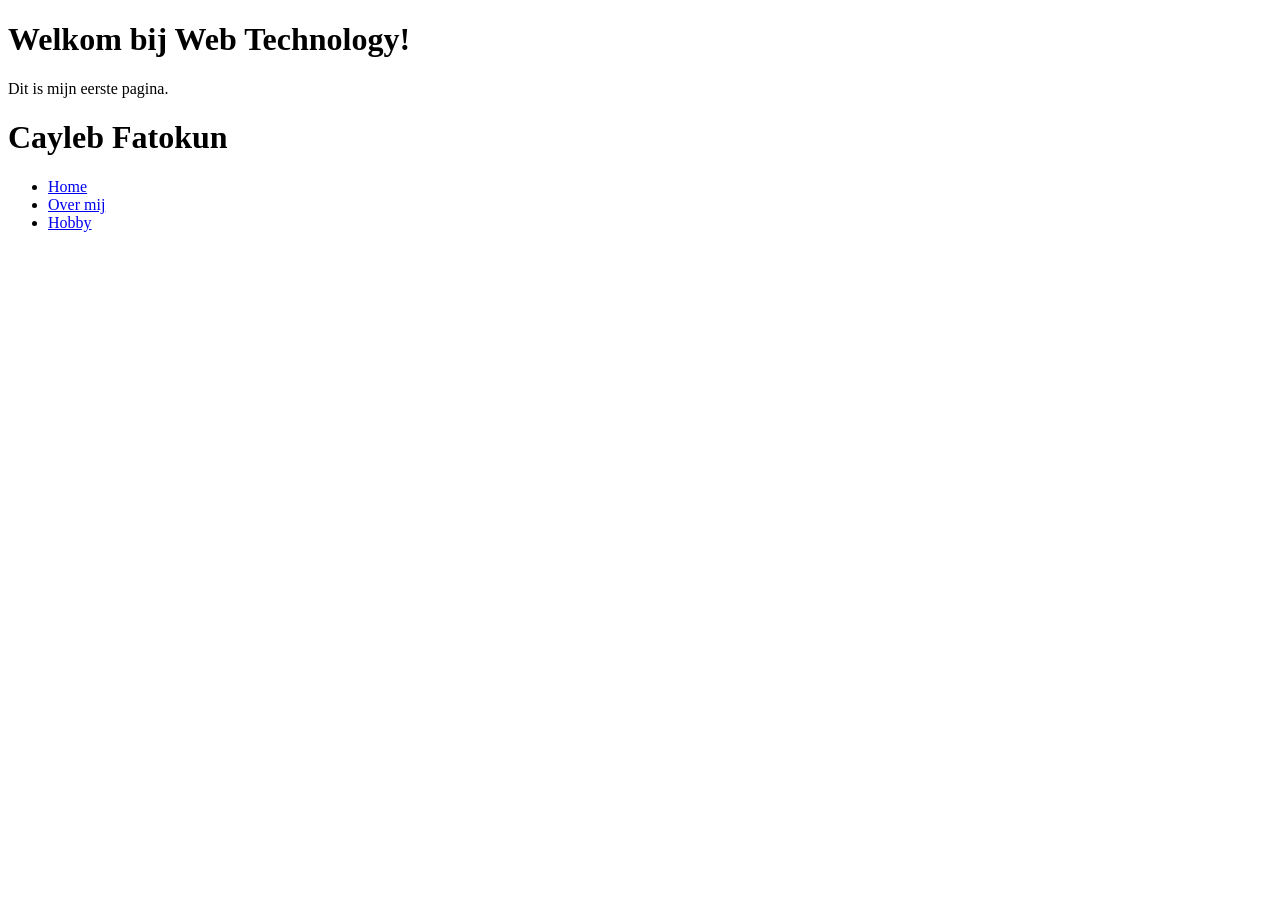
<file: labo-01/index.html>
<!doctype html>
<html lang="nl">
    <head>
        <meta charset="utf-8">
        <meta name="viewport" content="width, initial-scale=1">
        <title>Mijn eerste pagina</title>
    </head>
    <body>
<h1>Welkom bij Web Technology!</h1>
<p>Dit is mijn eerste pagina.</p>
    </body>
</html>
<header> 
    <h1>Cayleb Fatokun</h1>
    <nav>
        <ul>
            <li><a href="index.html">Home</a></li>
            <li><a href="over-mij.html">Over mij</a></li>
            <li><a href="hobby.html">Hobby</a></li>
        </ul>
    </nav>
</header>
</file>
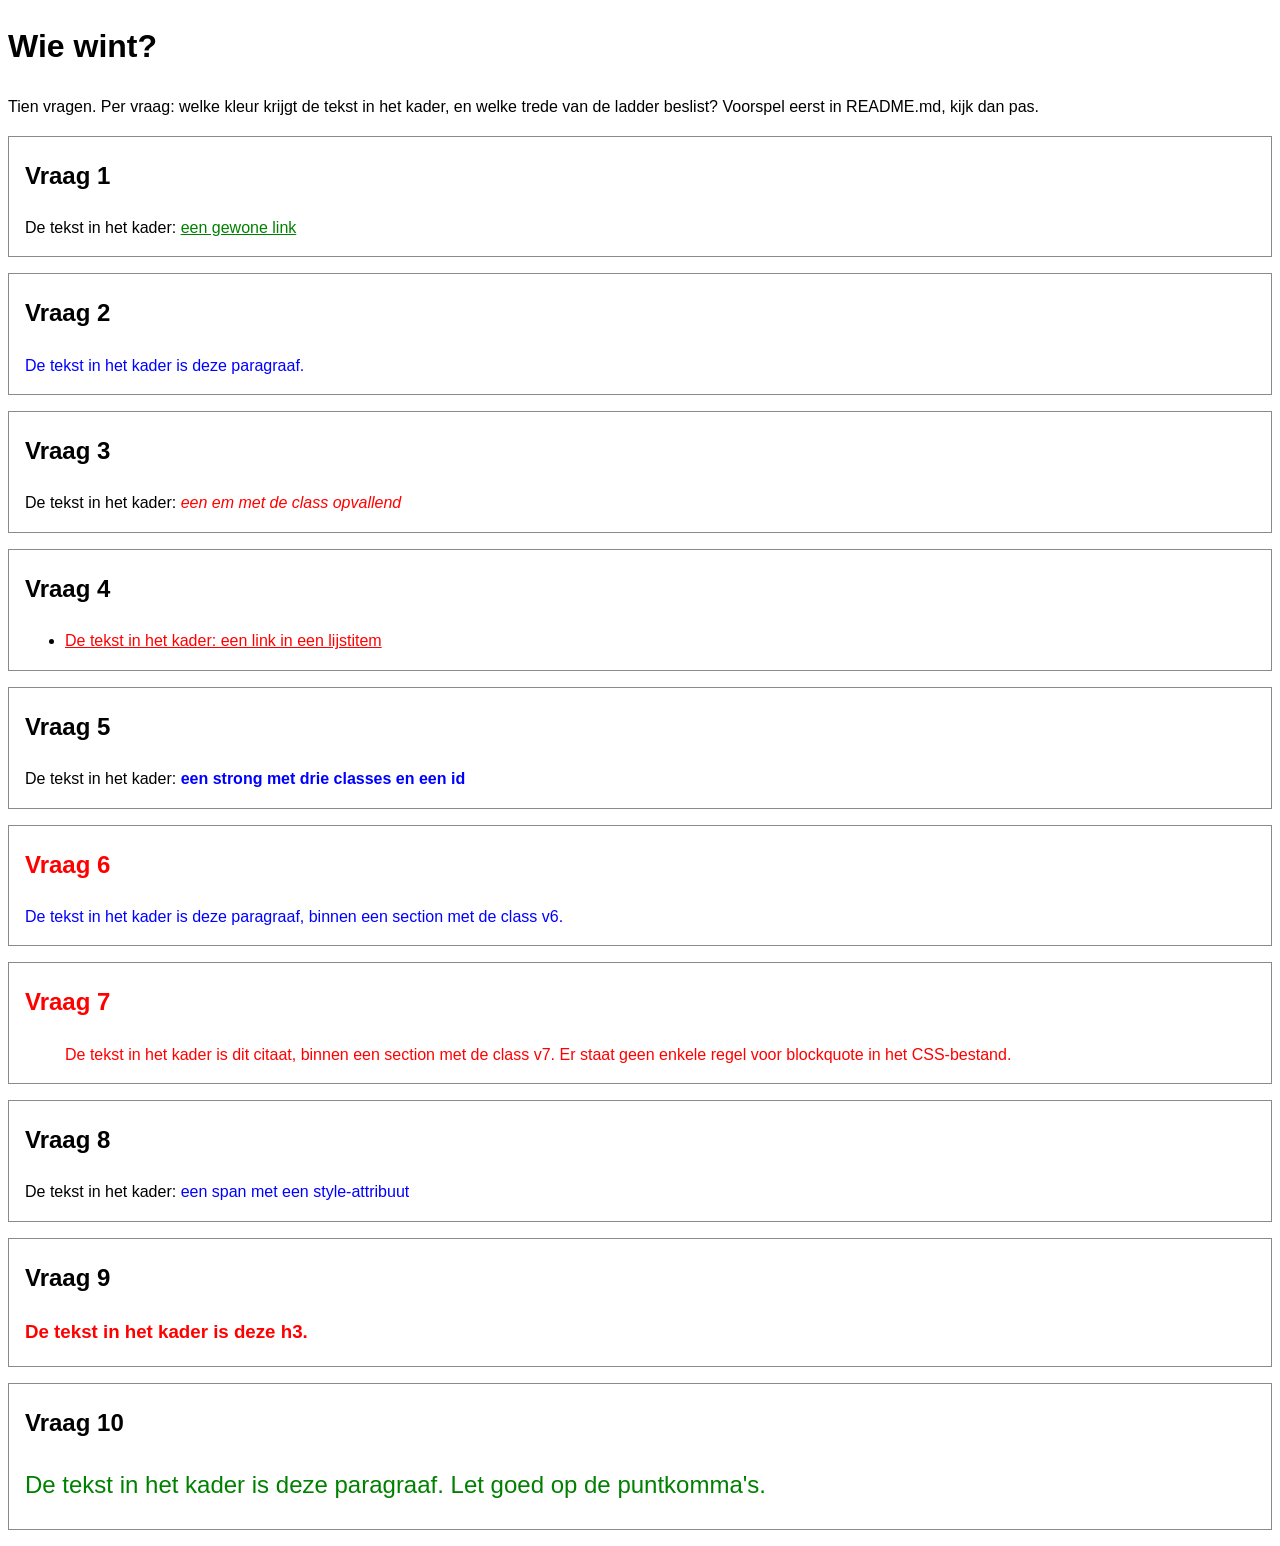
<file: labo-02/cascade/index.html>
<!-- index.html - oefening 3: voorspel, dan kijk. Wijzig dit bestand niet. -->
<!doctype html>
<html lang="nl">
  <head>
    <meta charset="utf-8">
    <meta name="viewport" content="width=device-width, initial-scale=1">
    <title>Wie wint? Tien vragen over de cascade</title>
    <link rel="stylesheet" href="css/stijl.css">
  </head>
  <body>
    <h1>Wie wint?</h1>
    <p>Tien vragen. Per vraag: welke kleur krijgt de tekst in het kader, en welke trede van de ladder beslist? Voorspel eerst in README.md, kijk dan pas.</p>

    <section class="vraag v1">
      <h2>Vraag 1</h2>
      <p>De tekst in het kader: <a href="#">een gewone link</a></p>
    </section>

    <section class="vraag v2">
      <h2>Vraag 2</h2>
      <p class="v2-tekst">De tekst in het kader is deze paragraaf.</p>
    </section>

    <section class="vraag v3">
      <h2>Vraag 3</h2>
      <p>De tekst in het kader: <em class="opvallend">een em met de class opvallend</em></p>
    </section>

    <section class="vraag v4">
      <h2>Vraag 4</h2>
      <ul>
        <li><a href="#">De tekst in het kader: een link in een lijstitem</a></li>
      </ul>
    </section>

    <section class="vraag v5">
      <h2>Vraag 5</h2>
      <p>De tekst in het kader: <strong class="een twee drie" id="v5-tekst">een strong met drie classes en een id</strong></p>
    </section>

    <section class="vraag v6">
      <h2>Vraag 6</h2>
      <p class="v6-tekst">De tekst in het kader is deze paragraaf, binnen een section met de class v6.</p>
    </section>

    <section class="vraag v7">
      <h2>Vraag 7</h2>
      <blockquote>De tekst in het kader is dit citaat, binnen een section met de class v7. Er staat geen enkele regel voor blockquote in het CSS-bestand.</blockquote>
    </section>

    <section class="vraag v8">
      <h2>Vraag 8</h2>
      <p>De tekst in het kader: <span class="v8-tekst" style="color: blue">een span met een style-attribuut</span></p>
    </section>

    <section class="vraag v9">
      <h2>Vraag 9</h2>
      <h3 class="v9-tekst">De tekst in het kader is deze h3.</h3>
    </section>

    <section class="vraag v10">
      <h2>Vraag 10</h2>
      <p class="v10-tekst">De tekst in het kader is deze paragraaf. Let goed op de puntkomma's.</p>
    </section>
  </body>
</html>
</file>
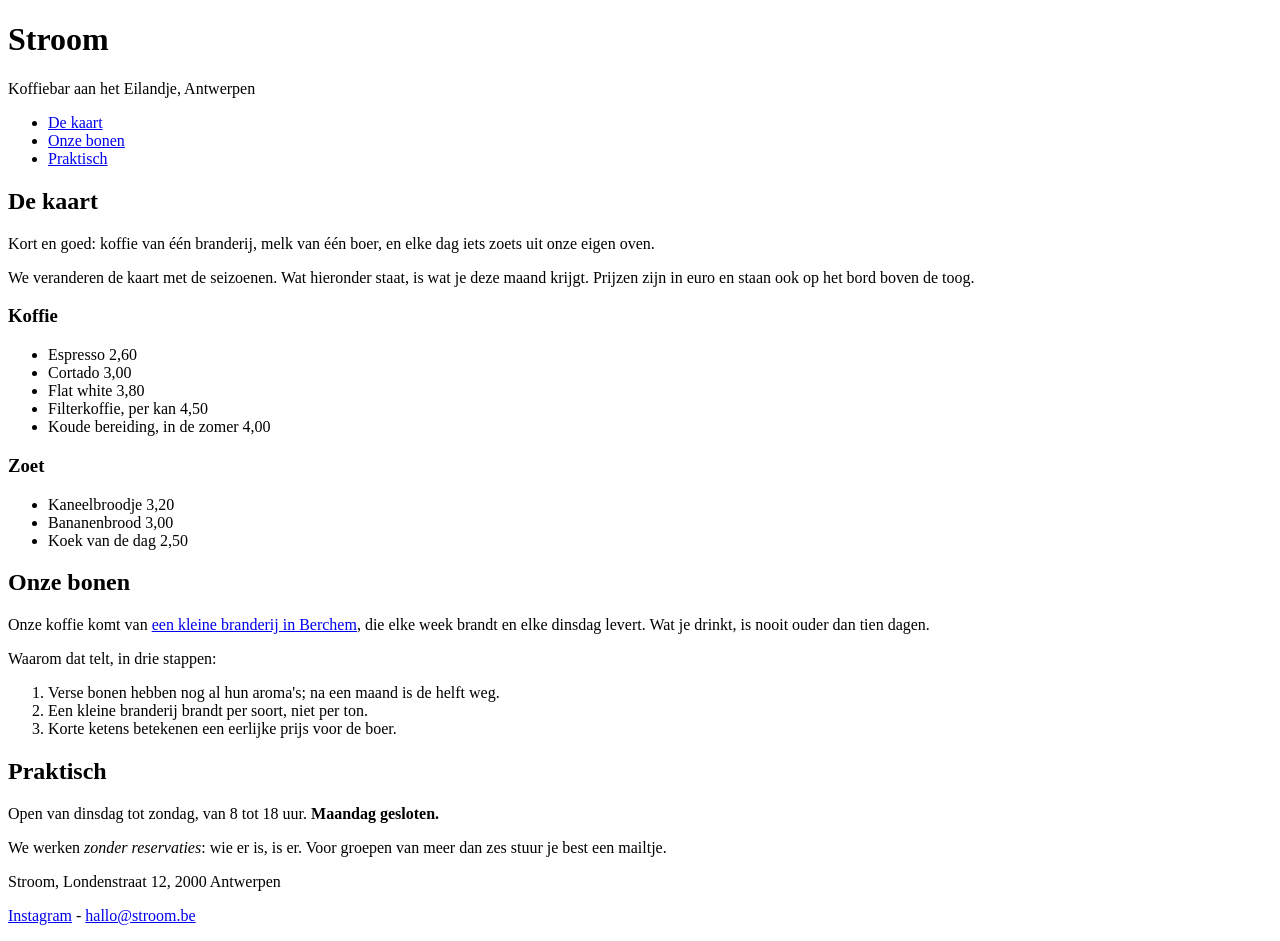
<file: labo-02/nabouw/index.html>
<!-- index.html - nabouw labo 2. Dit bestand mag je NIET wijzigen: geen class erbij, geen element verplaatst, geen style-attribuut. Jij schrijft css/stijl.css. -->
<!--
  Wat het screenshot niet kan tonen (hover en focus):
  - links in de navigatie: accentkleur, vet, geen onderstreping;
    bij hover en focus: inktkleur en onderstreept
  - links in main: accentkleur, onderstreept;
    bij hover en focus: papierkleur op een achtergrond in de accentkleur
  - links in de footer: gedempte kleur; bij hover en focus: accentkleur
-->
<!doctype html>
<html lang="nl">
  <head>
    <meta charset="utf-8">
    <meta name="viewport" content="width=device-width, initial-scale=1">
    <title>Stroom - koffiebar aan het Eilandje</title>
    <link rel="stylesheet" href="css/stijl.css">
  </head>
  <body>
    <header>
      <h1>Stroom</h1>
      <p class="slogan">Koffiebar aan het Eilandje, Antwerpen</p>
      <nav>
        <ul>
          <li><a href="#kaart">De kaart</a></li>
          <li><a href="#bonen">Onze bonen</a></li>
          <li><a href="#praktisch">Praktisch</a></li>
        </ul>
      </nav>
    </header>

    <main>
      <article>
        <h2 id="kaart">De kaart</h2>
        <p class="intro">Kort en goed: koffie van één branderij, melk van één boer, en elke dag iets zoets uit onze eigen oven.</p>
        <p>We veranderen de kaart met de seizoenen. Wat hieronder staat, is wat je deze maand krijgt. Prijzen zijn in euro en staan ook op het bord boven de toog.</p>

        <h3>Koffie</h3>
        <ul class="kaart">
          <li>Espresso <span class="prijs">2,60</span></li>
          <li>Cortado <span class="prijs">3,00</span></li>
          <li>Flat white <span class="prijs">3,80</span></li>
          <li>Filterkoffie, per kan <span class="prijs">4,50</span></li>
          <li>Koude bereiding, in de zomer <span class="prijs">4,00</span></li>
        </ul>

        <h3>Zoet</h3>
        <ul class="kaart">
          <li>Kaneelbroodje <span class="prijs">3,20</span></li>
          <li>Bananenbrood <span class="prijs">3,00</span></li>
          <li>Koek van de dag <span class="prijs">2,50</span></li>
        </ul>

        <h2 id="bonen">Onze bonen</h2>
        <p>Onze koffie komt van <a href="https://www.example.be">een kleine branderij in Berchem</a>, die elke week brandt en elke dinsdag levert. Wat je drinkt, is nooit ouder dan tien dagen.</p>
        <p>Waarom dat telt, in drie stappen:</p>
        <ol>
          <li>Verse bonen hebben nog al hun aroma's; na een maand is de helft weg.</li>
          <li>Een kleine branderij brandt per soort, niet per ton.</li>
          <li>Korte ketens betekenen een eerlijke prijs voor de boer.</li>
        </ol>

        <h2 id="praktisch">Praktisch</h2>
        <p>Open van dinsdag tot zondag, van 8 tot 18 uur. <strong>Maandag gesloten.</strong></p>
        <p>We werken <em>zonder reservaties</em>: wie er is, is er. Voor groepen van meer dan zes stuur je best een mailtje.</p>
      </article>
    </main>

    <footer>
      <p>Stroom, Londenstraat 12, 2000 Antwerpen</p>
      <p><a href="https://www.instagram.com">Instagram</a> - <a href="mailto:hallo@stroom.be">hallo@stroom.be</a></p>
    </footer>
  </body>
</html>
</file>
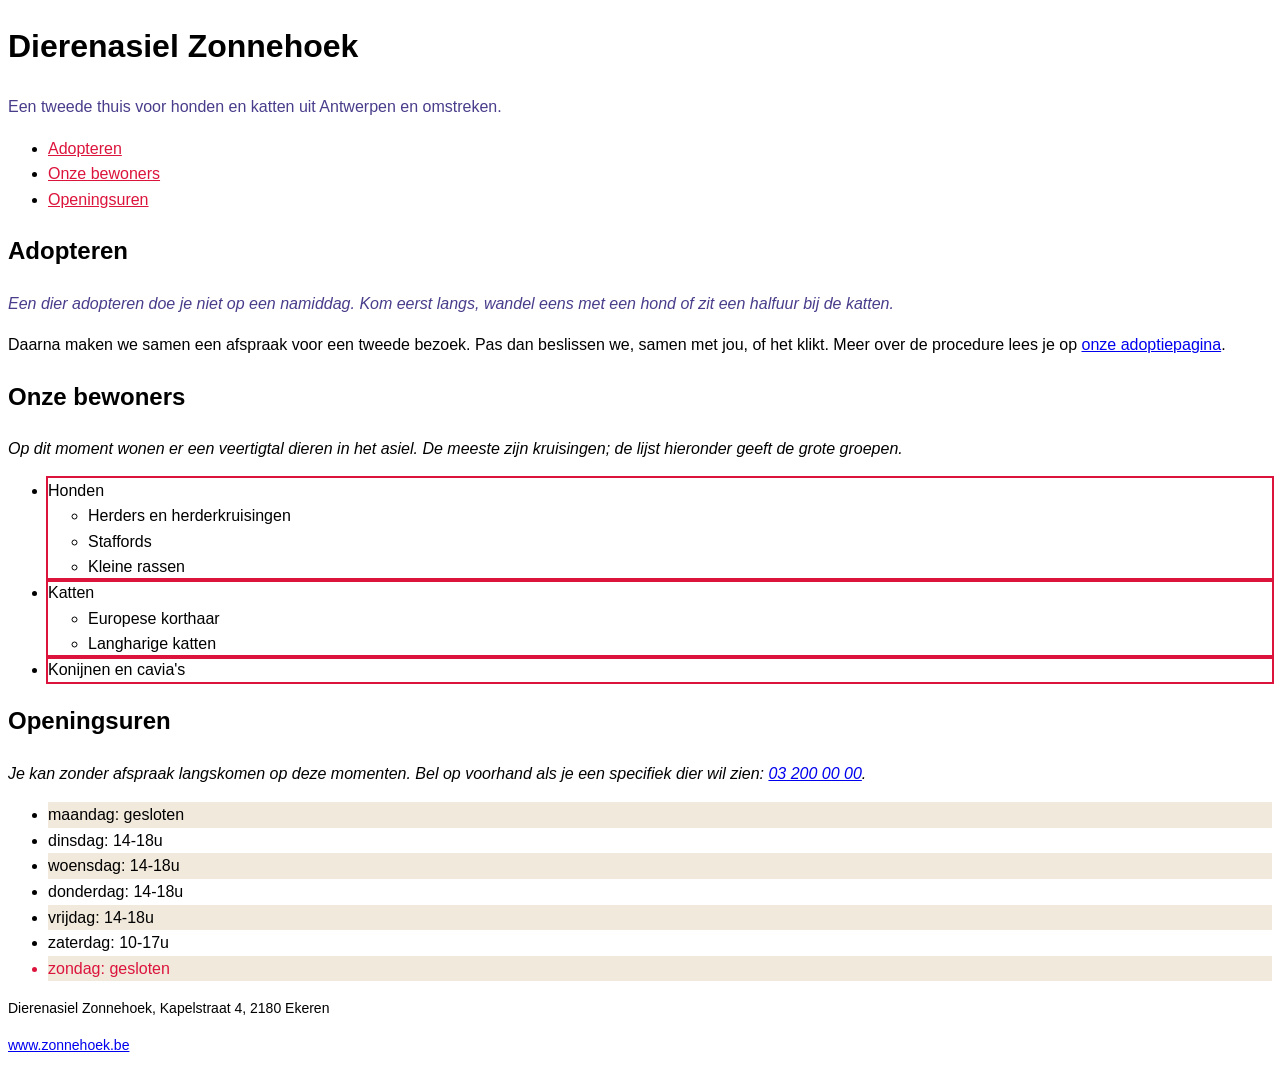
<file: labo-02/selectors/index.html>
<!-- index.html - oefening 2: selectors. Wijzig dit bestand niet; alles wat je nodig hebt, staat erin. -->
<!doctype html>
<html lang="nl">
  <head>
    <meta charset="utf-8">
    <meta name="viewport" content="width=device-width, initial-scale=1">
    <title>Dierenasiel Zonnehoek</title>
    <link rel="stylesheet" href="css/stijl.css">
  </head>
  <body>
    <header>
      <h1>Dierenasiel Zonnehoek</h1>
      <p class="slogan">Een tweede thuis voor honden en katten uit Antwerpen en omstreken.</p>
      <nav>
        <ul>
          <li><a href="#adopteren">Adopteren</a></li>
          <li><a href="#rassen">Onze bewoners</a></li>
          <li><a href="#uren">Openingsuren</a></li>
        </ul>
      </nav>
    </header>

    <main>
      <article>
        <h2 id="adopteren">Adopteren</h2>
        <p class="intro">Een dier adopteren doe je niet op een namiddag. Kom eerst langs, wandel eens met een hond of zit een halfuur bij de katten.</p>
        <p>Daarna maken we samen een afspraak voor een tweede bezoek. Pas dan beslissen we, samen met jou, of het klikt. Meer over de procedure lees je op <a href="https://www.zonnehoek.be/adoptie">onze adoptiepagina</a>.</p>

        <h2 id="rassen">Onze bewoners</h2>
        <p>Op dit moment wonen er een veertigtal dieren in het asiel. De meeste zijn kruisingen; de lijst hieronder geeft de grote groepen.</p>
        <ul class="rassen">
          <li>Honden
            <ul>
              <li>Herders en herderkruisingen</li>
              <li>Staffords</li>
              <li>Kleine rassen</li>
            </ul>
          </li>
          <li>Katten
            <ul>
              <li>Europese korthaar</li>
              <li>Langharige katten</li>
            </ul>
          </li>
          <li>Konijnen en cavia's</li>
        </ul>

        <h2 id="uren">Openingsuren</h2>
        <p>Je kan zonder afspraak langskomen op deze momenten. Bel op voorhand als je een specifiek dier wil zien: <a href="tel:+3232000000">03 200 00 00</a>.</p>
        <ul class="uren">
          <li>maandag: gesloten</li>
          <li>dinsdag: 14-18u</li>
          <li>woensdag: 14-18u</li>
          <li>donderdag: 14-18u</li>
          <li>vrijdag: 14-18u</li>
          <li>zaterdag: 10-17u</li>
          <li>zondag: gesloten</li>
        </ul>
      </article>
    </main>

    <footer>
      <p>Dierenasiel Zonnehoek, Kapelstraat 4, 2180 Ekeren</p>
      <p><a href="https://www.zonnehoek.be">www.zonnehoek.be</a></p>
    </footer>
  </body>
</html>
</file>
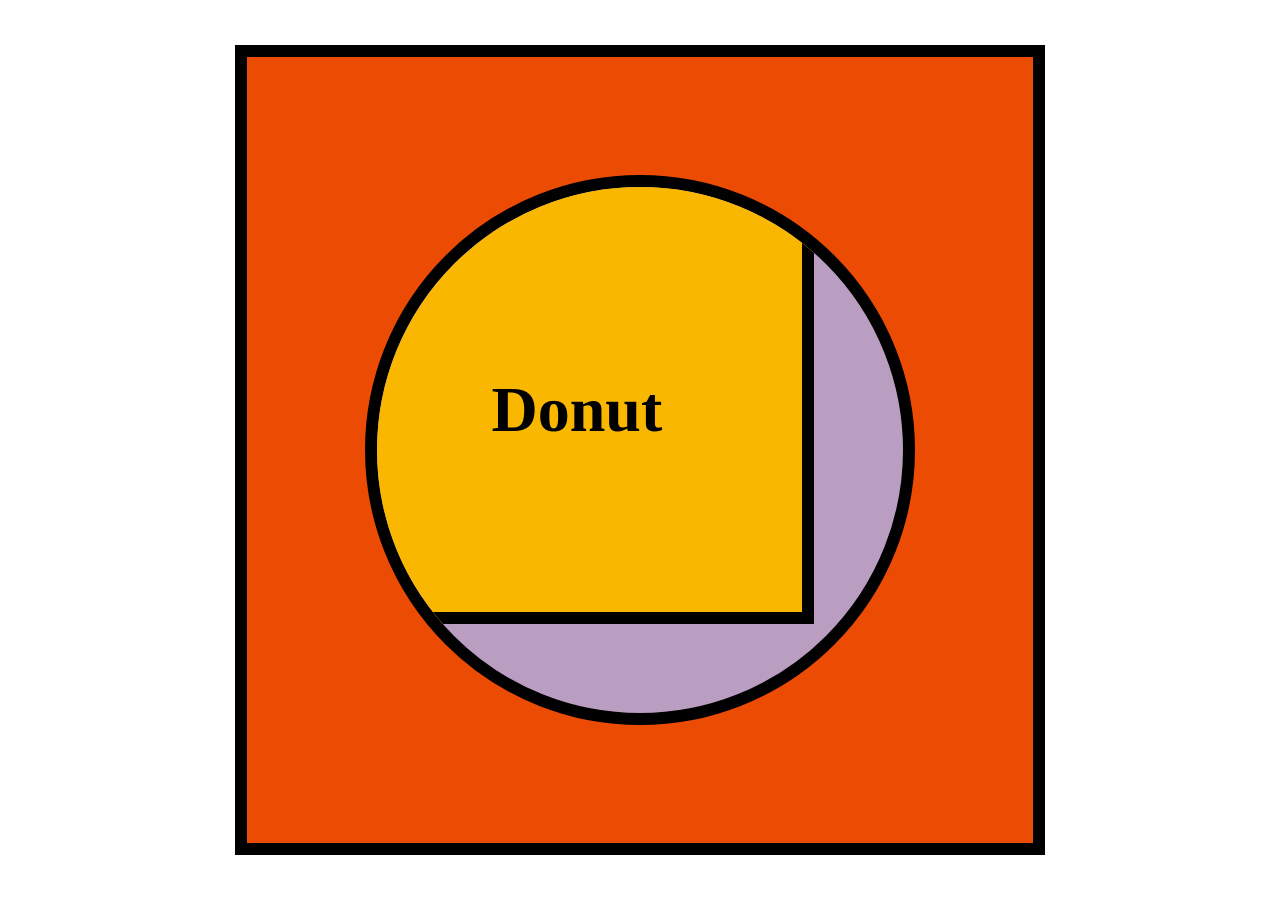
<file: labo-03/donut/index.html>
<!doctype html>
<html lang="en">
<head>
  <meta charset="utf-8">
  <meta name="viewport" content="width=device-width, initial-scale=1">
  <title>Labo 3 - Donut</title>
  <link rel="stylesheet" href="css/reset.css">
  <link rel="stylesheet" href="css/stijl.css">
</head>
<body>
  <!-- Do not change this file. Write your CSS in css/stijl.css. -->
  <main>
    <div>
      <h1>Donut</h1>
    </div>
  </main>
</body>
</html>
</file>
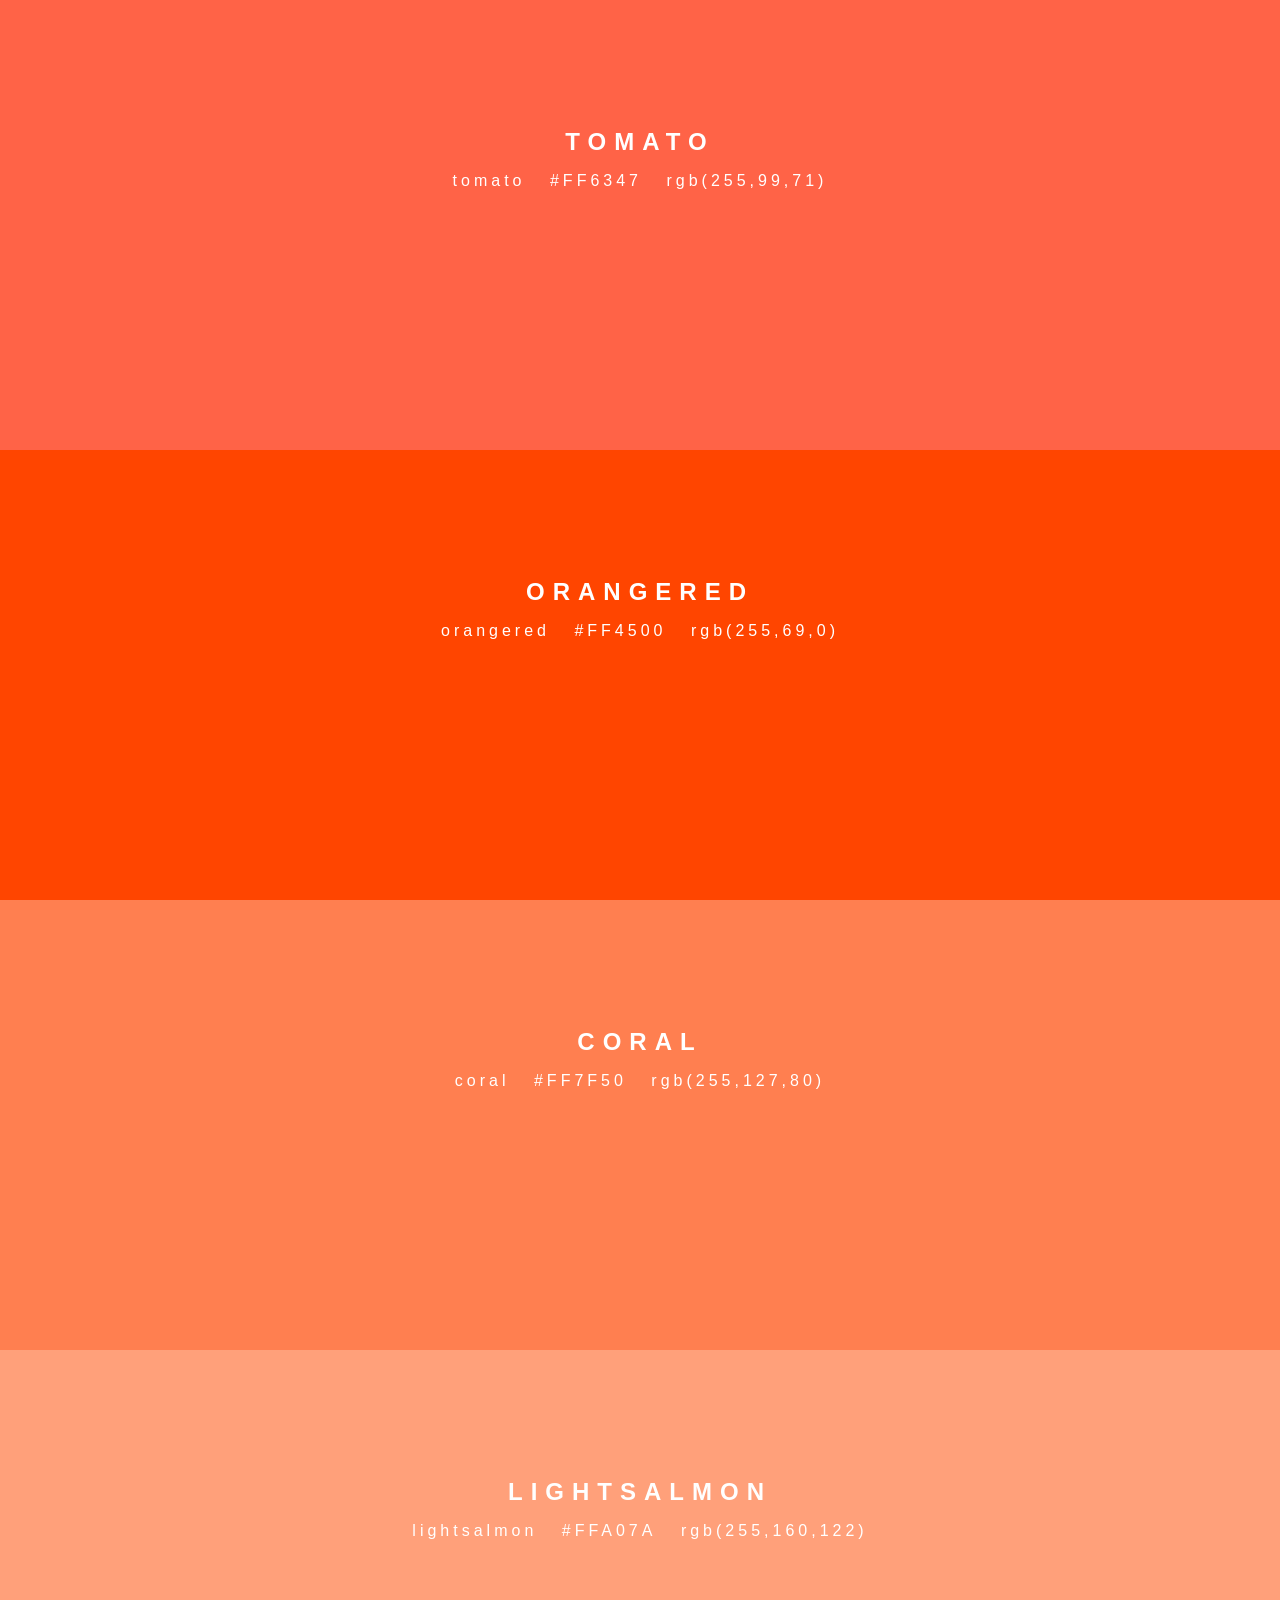
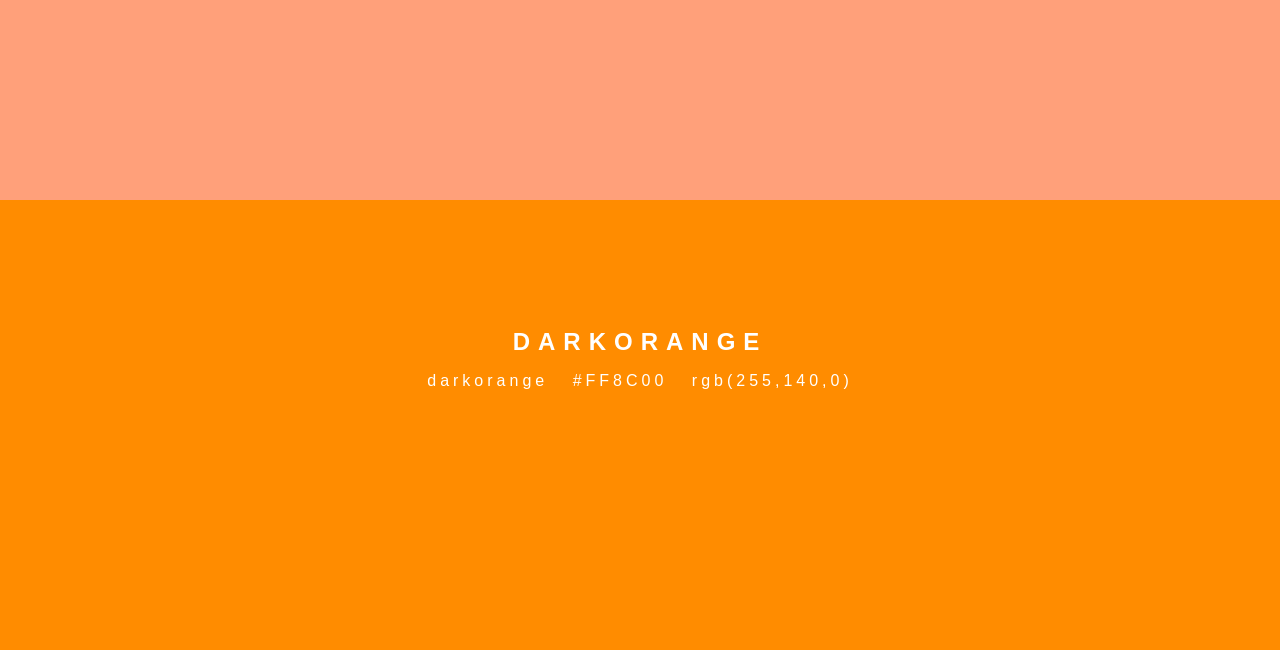
<file: labo-03/kleuren/index.html>
<!doctype html>
<html lang="en">
<head>
  <meta charset="utf-8">
  <meta name="viewport" content="width=device-width, initial-scale=1">
  <title>Labo 3 - Kleurenstalen</title>
  <link rel="stylesheet" href="css/reset.css">
  <link rel="stylesheet" href="css/stijl.css">
</head>
<body>
  <!-- Do not change this file. Write your CSS in css/stijl.css. -->
  <ul>
    <li class="tomato">
      <h2>TOMATO</h2>
      <p class="codes"><span>tomato</span> <span>#FF6347</span> <span>rgb(255,99,71)</span></p>
    </li>
    <li class="orangered">
      <h2>ORANGERED</h2>
      <p class="codes"><span>orangered</span> <span>#FF4500</span> <span>rgb(255,69,0)</span></p>
    </li>
    <li class="coral">
      <h2>CORAL</h2>
      <p class="codes"><span>coral</span> <span>#FF7F50</span> <span>rgb(255,127,80)</span></p>
    </li>
    <li class="lightsalmon">
      <h2>LIGHTSALMON</h2>
      <p class="codes"><span>lightsalmon</span> <span>#FFA07A</span> <span>rgb(255,160,122)</span></p>
    </li>
    <li class="darkorange">
      <h2>DARKORANGE</h2>
      <p class="codes"><span>darkorange</span> <span>#FF8C00</span> <span>rgb(255,140,0)</span></p>
    </li>
  </ul>
</body>
</html>
</file>
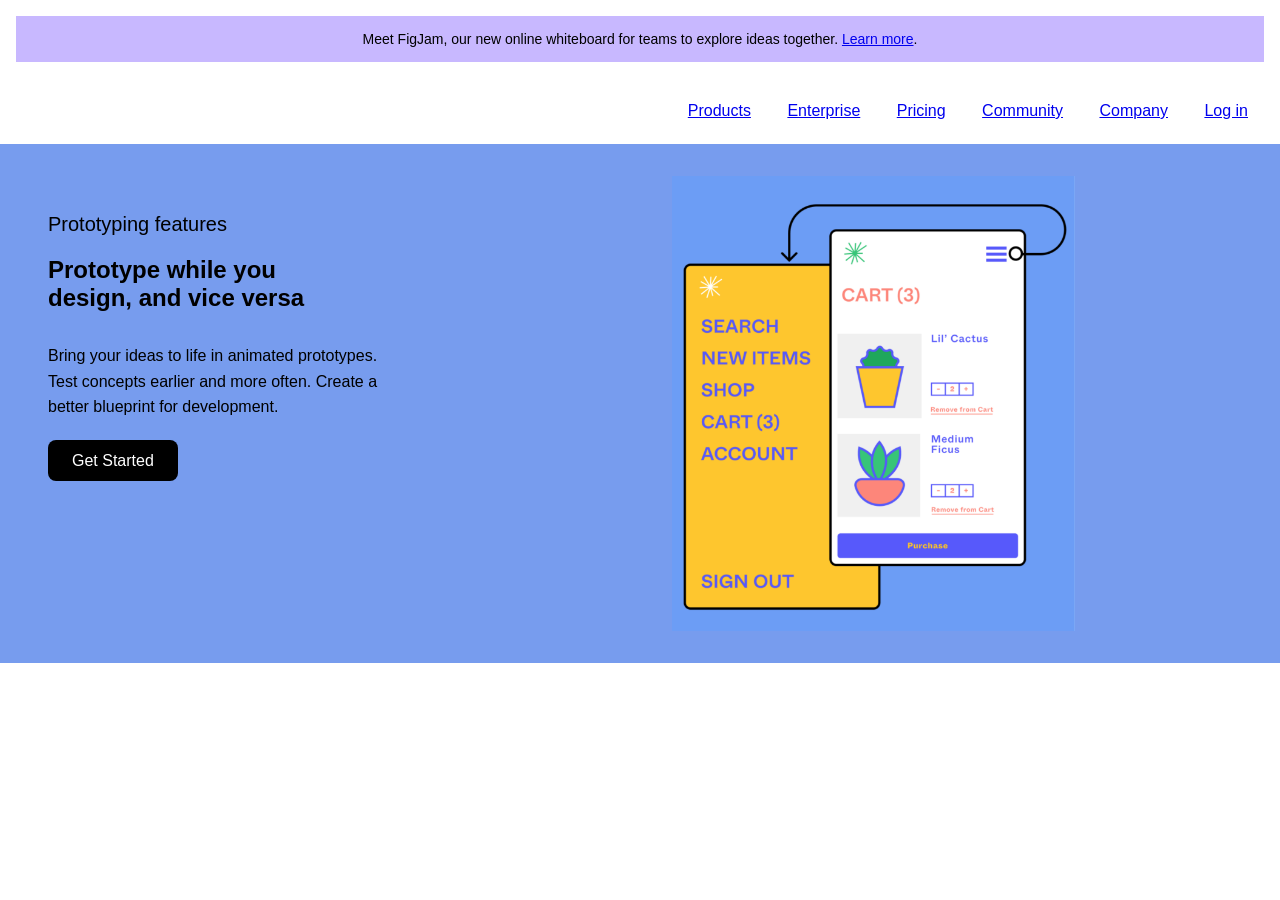
<file: labo-03/landing/index.html>
<!doctype html>
<html lang="en">
<head>
  <meta charset="utf-8">
  <meta name="viewport" content="width=device-width, initial-scale=1">
  <title>Labo 3 - Landingspagina</title>
  <link rel="stylesheet" href="css/reset.css">
  <link rel="stylesheet" href="css/stijl.css">
</head>
<body>
  <!-- Do not change this file. Write your CSS in css/stijl.css.
       Not visible in the screenshot: on :hover and :focus the links in the
       banner and in the navigation get an underline, and the button turns
       dark grey (#333333) instead of black. -->
  <div class="banner">
    <p>Meet FigJam, our new online whiteboard for teams to explore ideas together. <a href="#">Learn more</a>.</p>
  </div>
  <header>
    <nav>
      <ul>
        <li><a href="#">Products</a></li>
        <li><a href="#">Enterprise</a></li>
        <li><a href="#">Pricing</a></li>
        <li><a href="#">Community</a></li>
        <li><a href="#">Company</a></li>
        <li><a href="#">Log in</a></li>
      </ul>
    </nav>
  </header>
  <main>
    <article>
      <p class="bovenkop">Prototyping features</p>
      <h1>Prototype while you design, and vice versa</h1>
      <p>Bring your ideas to life in animated prototypes. Test concepts earlier and more often. Create a better blueprint for development.</p>
      <a href="#" class="knop">Get Started</a>
    </article><!-- no whitespace between these two tags: see syllabus 3.7 --><div class="afbeelding">
      <img src="afbeeldingen/prototype.png" alt="Prototype of a plant shop: a yellow menu panel next to a white cart screen">
    </div>
  </main>
</body>
</html>
</file>
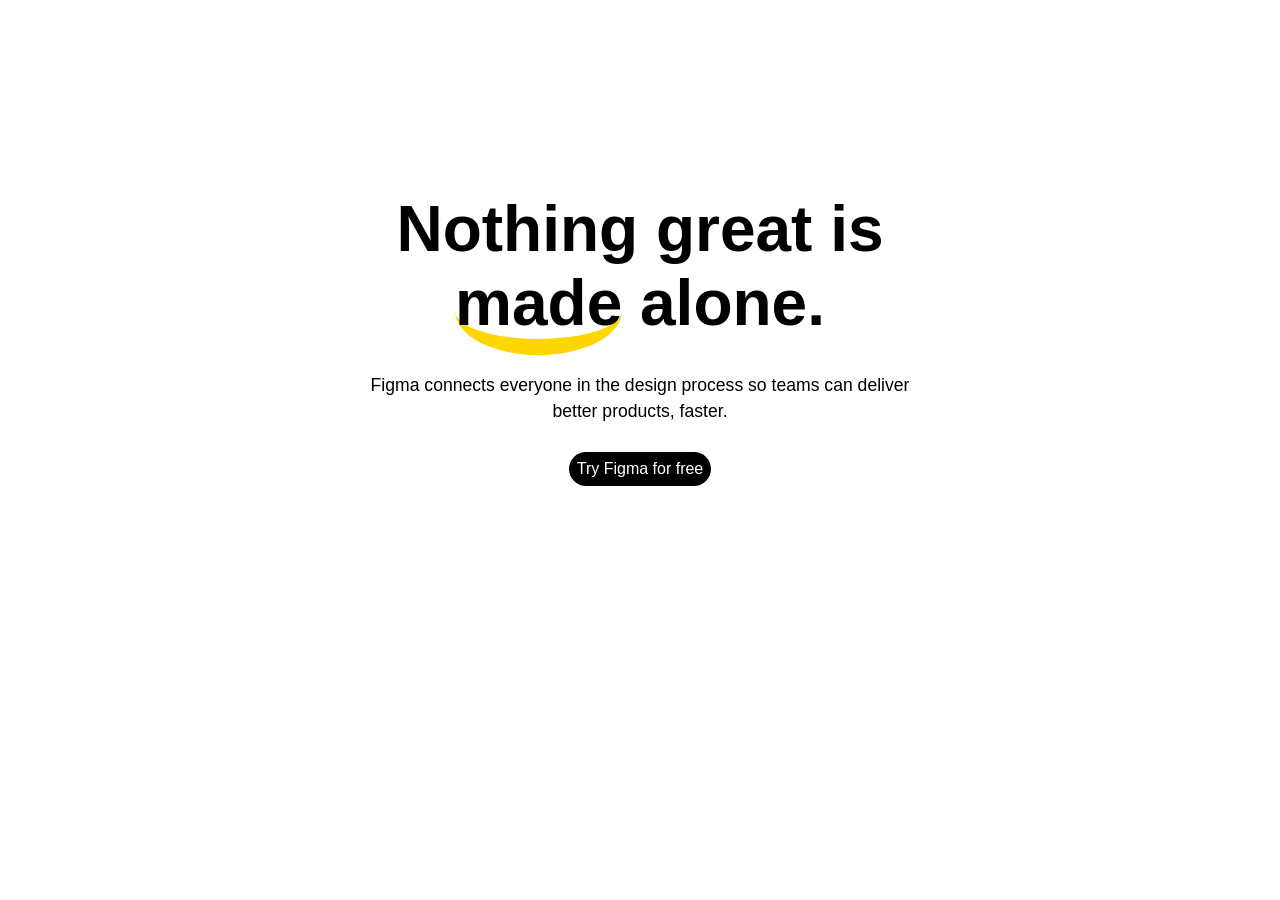
<file: labo-03/slogan/index.html>
<!doctype html>
<html lang="en">
<head>
  <meta charset="utf-8">
  <meta name="viewport" content="width=device-width, initial-scale=1">
  <title>Labo 3 - Slogan</title>
  <link rel="stylesheet" href="css/reset.css">
  <link rel="stylesheet" href="css/stijl.css">
</head>
<body>
  <!-- Do not change this file. Write your CSS in css/stijl.css.
       Not visible in the screenshot: on :hover and :focus the button turns
       dark grey (#333333) instead of black. -->
  <h2>Nothing great is <span>made</span> alone.</h2>
  <p>Figma connects everyone in the design process so teams can deliver better products, faster.</p>
  <a href="https://www.figma.com">Try Figma for free</a>
</body>
</html>
</file>
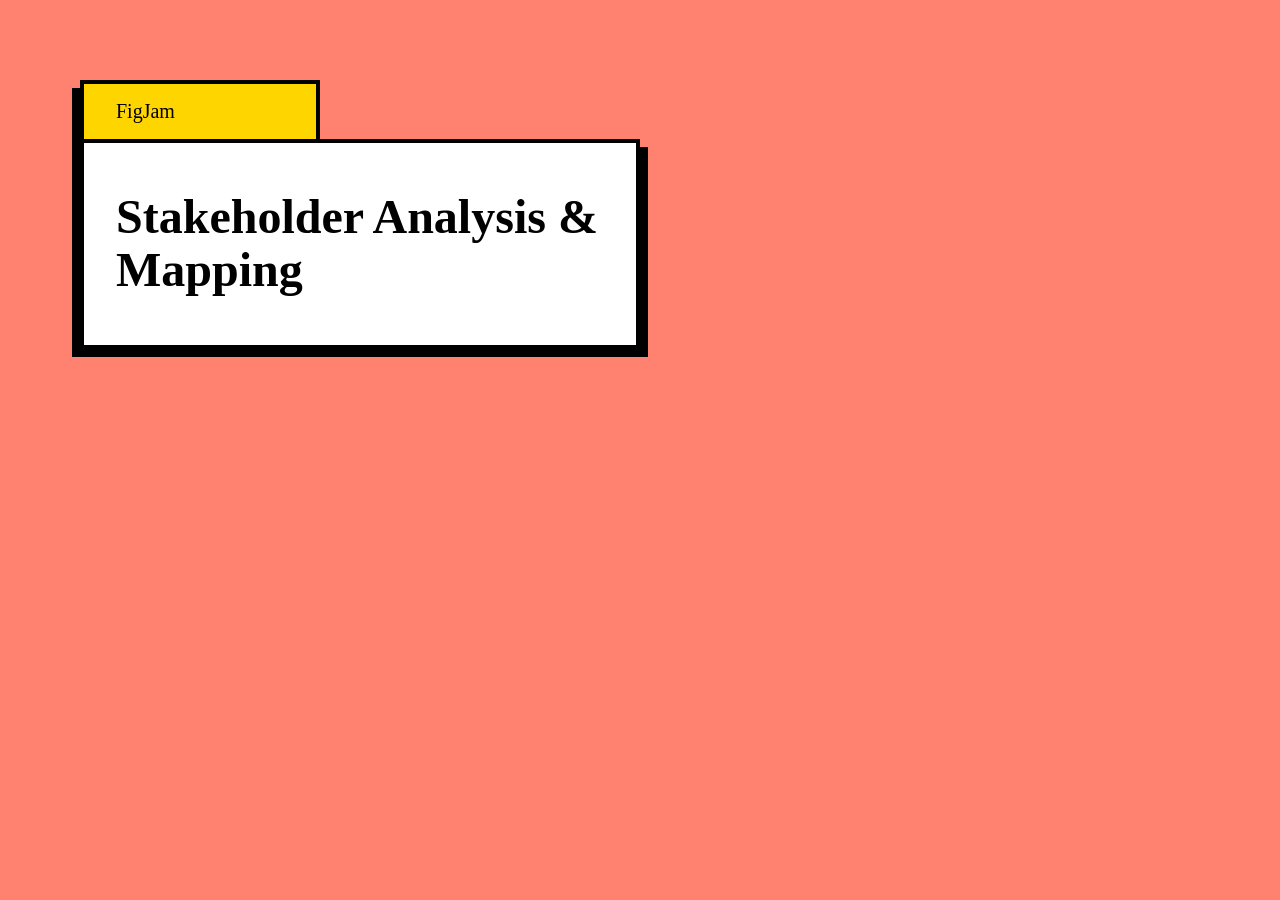
<file: labo-03/tabblad/index.html>
<!doctype html>
<html lang="en">
<head>
  <meta charset="utf-8">
  <meta name="viewport" content="width=device-width, initial-scale=1">
  <title>Labo 3 - Tabblad</title>
  <link rel="stylesheet" href="css/reset.css">
  <link rel="stylesheet" href="css/stijl.css">
</head>
<body>
  <!-- Do not change this file. Write your CSS in css/stijl.css. -->
  <h1>FigJam</h1>
  <h2>Stakeholder Analysis &amp; Mapping</h2>
</body>
</html>
</file>
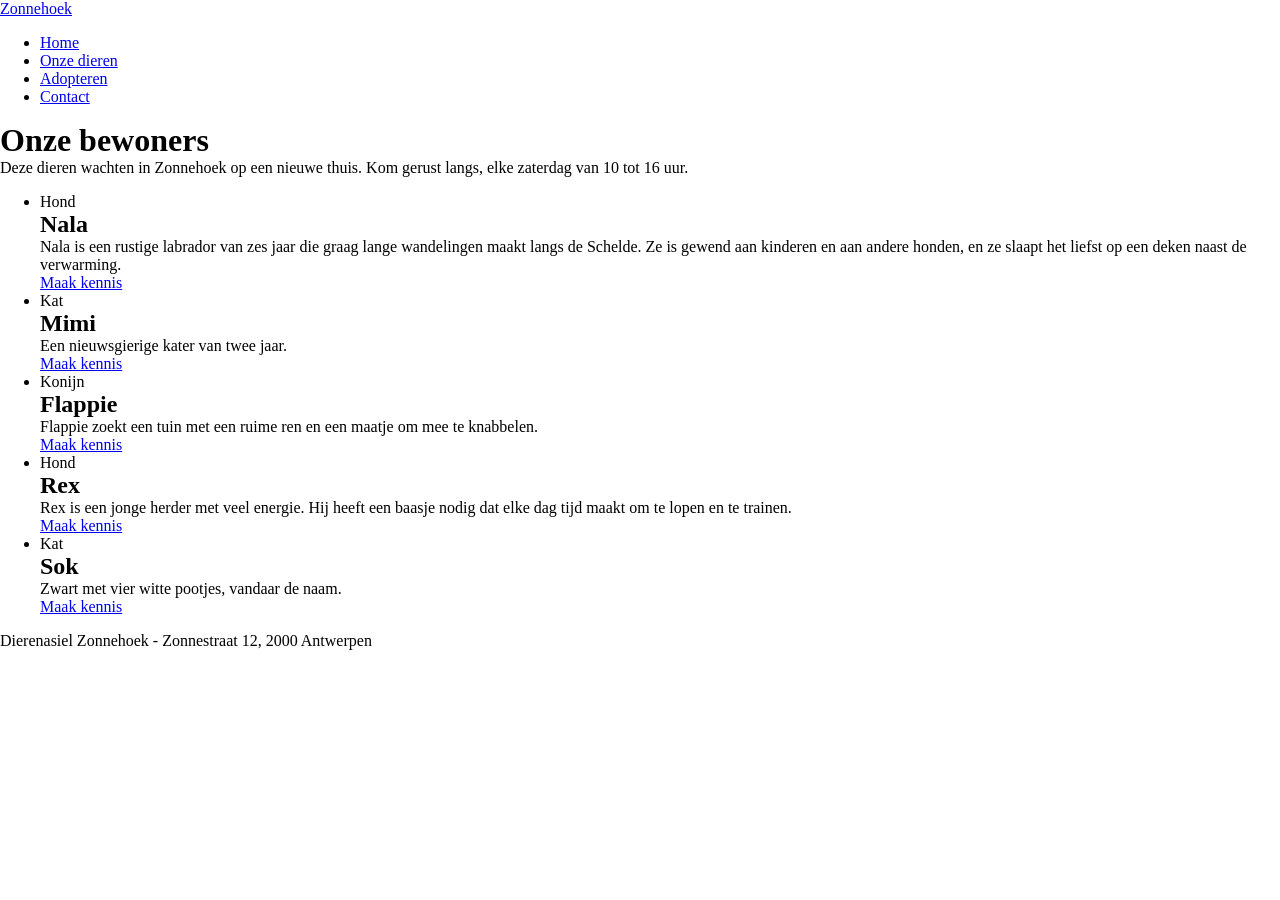
<file: labo-04/dierenasiel/index.html>
<!doctype html>
<html lang="nl">
<head>
  <meta charset="utf-8">
  <meta name="viewport" content="width=device-width, initial-scale=1">
  <title>Labo 4 - Dierenasiel Zonnehoek</title>
  <link rel="stylesheet" href="css/reset.css">
  <link rel="stylesheet" href="css/stijl.css">
</head>
<body>
  <!-- Do not change this file. Write your CSS in css/stijl.css.
       Not visible in the screenshot: on :hover and :focus the links in the
       navigation get an underline, and a button turns dark (#2b2b2b). -->
  <header>
    <a class="logo" href="index.html">Zonnehoek</a>
    <nav>
      <ul>
        <li><a href="index.html">Home</a></li>
        <li><a href="dieren.html" class="actief">Onze dieren</a></li>
        <li><a href="adopteren.html">Adopteren</a></li>
        <li><a href="contact.html">Contact</a></li>
      </ul>
    </nav>
  </header>
  <main>
    <h1>Onze bewoners</h1>
    <p class="intro">Deze dieren wachten in Zonnehoek op een nieuwe thuis. Kom gerust langs, elke zaterdag van 10 tot 16 uur.</p>
    <ul class="kaarten">
      <li class="kaart uitgelicht">
        <p class="soort">Hond</p>
        <h2>Nala</h2>
        <p class="beschrijving">Nala is een rustige labrador van zes jaar die graag lange wandelingen maakt langs de Schelde. Ze is gewend aan kinderen en aan andere honden, en ze slaapt het liefst op een deken naast de verwarming.</p>
        <a class="knop" href="#">Maak kennis</a>
      </li>
      <li class="kaart">
        <p class="soort">Kat</p>
        <h2>Mimi</h2>
        <p class="beschrijving">Een nieuwsgierige kater van twee jaar.</p>
        <a class="knop" href="#">Maak kennis</a>
      </li>
      <li class="kaart">
        <p class="soort">Konijn</p>
        <h2>Flappie</h2>
        <p class="beschrijving">Flappie zoekt een tuin met een ruime ren en een maatje om mee te knabbelen.</p>
        <a class="knop" href="#">Maak kennis</a>
      </li>
      <li class="kaart">
        <p class="soort">Hond</p>
        <h2>Rex</h2>
        <p class="beschrijving">Rex is een jonge herder met veel energie. Hij heeft een baasje nodig dat elke dag tijd maakt om te lopen en te trainen.</p>
        <a class="knop" href="#">Maak kennis</a>
      </li>
      <li class="kaart">
        <p class="soort">Kat</p>
        <h2>Sok</h2>
        <p class="beschrijving">Zwart met vier witte pootjes, vandaar de naam.</p>
        <a class="knop" href="#">Maak kennis</a>
      </li>
    </ul>
  </main>
  <footer>
    <p>Dierenasiel Zonnehoek - Zonnestraat 12, 2000 Antwerpen</p>
  </footer>
</body>
</html>
</file>
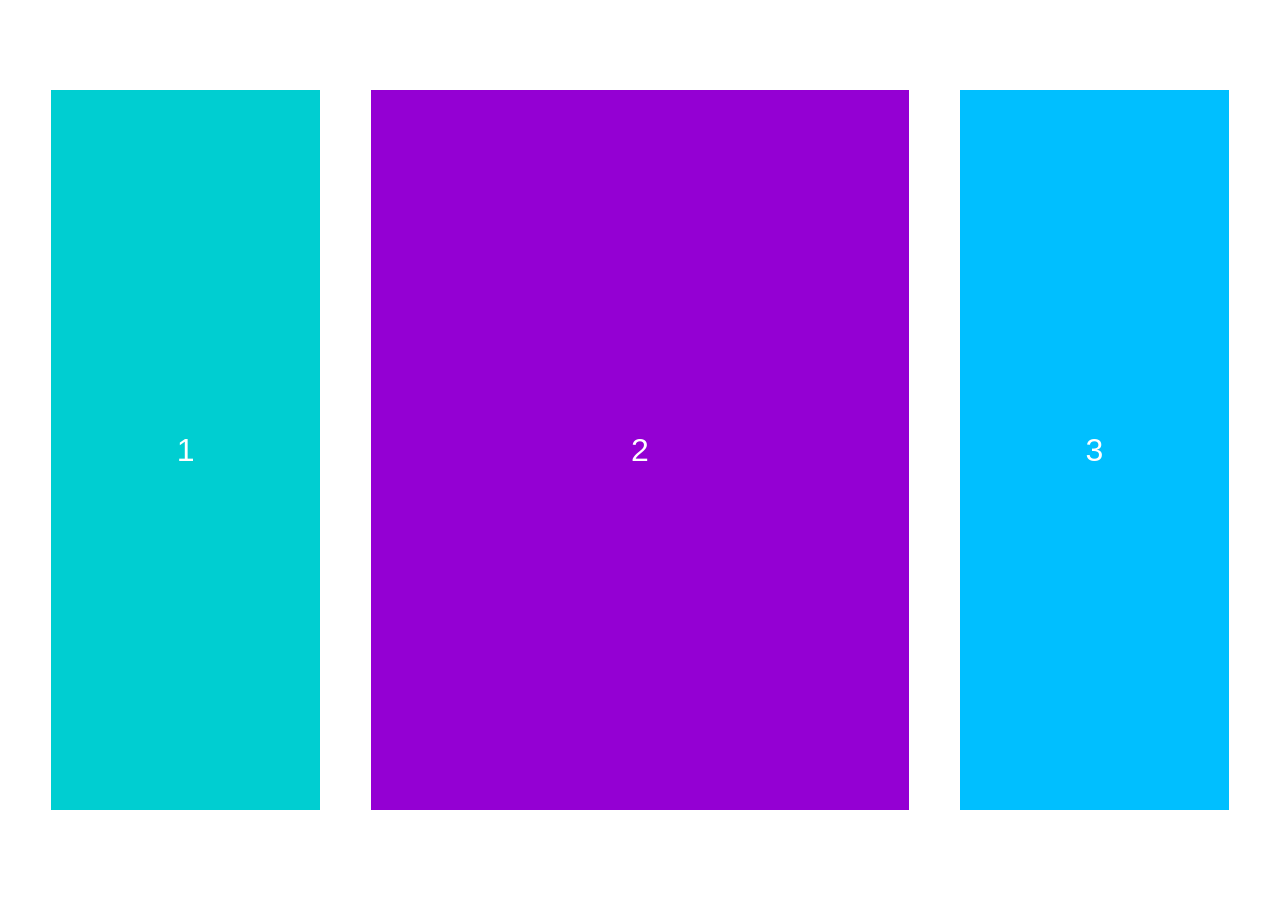
<file: labo-04/kolommen/index.html>
<!doctype html>
<html lang="nl">
<head>
  <meta charset="utf-8">
  <meta name="viewport" content="width=device-width, initial-scale=1">
  <title>Labo 4 - Drie kolommen</title>
  <link rel="stylesheet" href="css/reset.css">
  <link rel="stylesheet" href="css/stijl.css">
</head>
<body>
  <!-- Do not change this file. Write your CSS in css/stijl.css. -->
  <main>
    <div>1</div>
    <div>2</div>
    <div>3</div>
  </main>
</body>
</html>
</file>
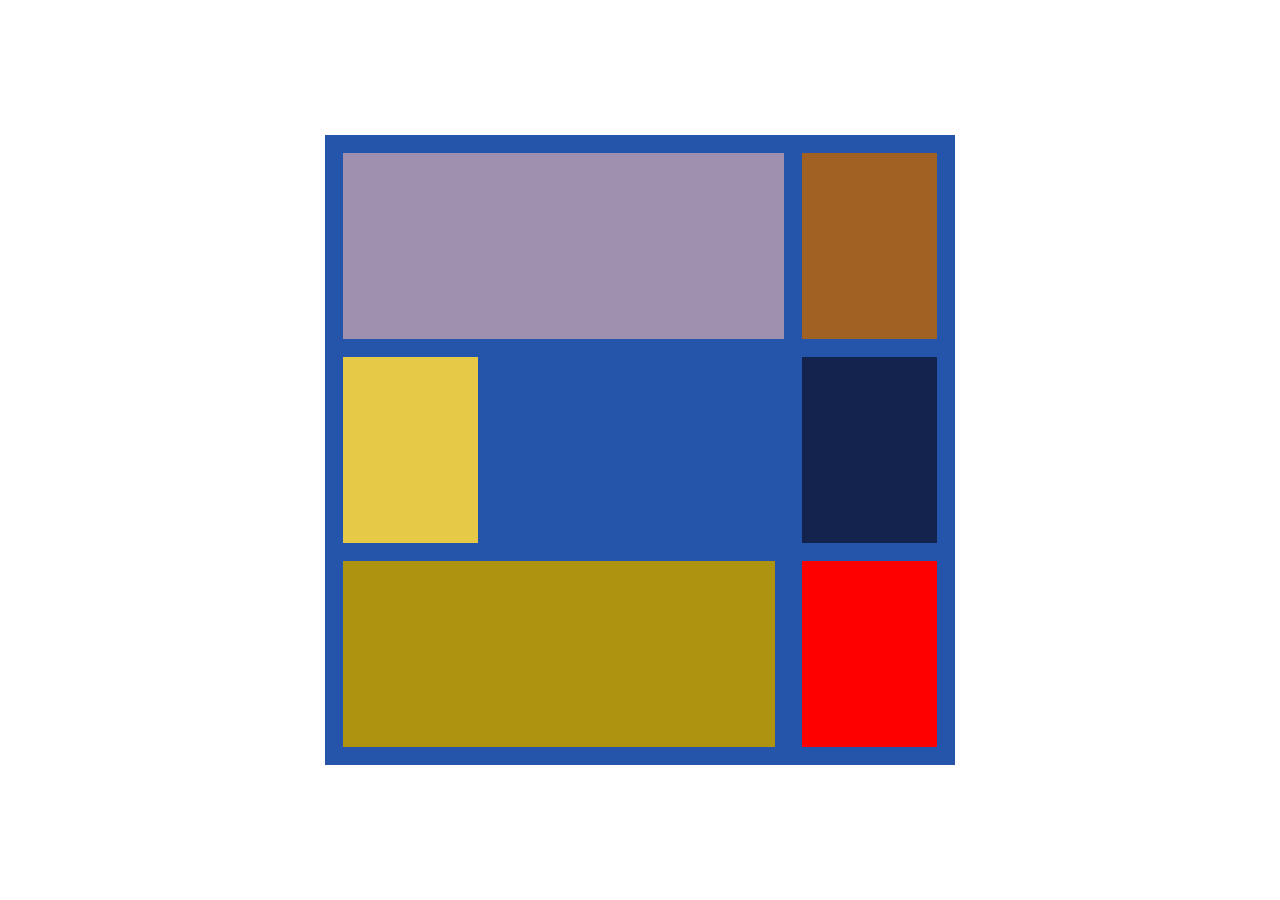
<file: labo-04/mondriaan/index.html>
<!doctype html>
<html lang="nl">
<head>
  <meta charset="utf-8">
  <meta name="viewport" content="width=device-width, initial-scale=1">
  <title>Labo 4 - Mondriaan</title>
  <link rel="stylesheet" href="css/reset.css">
  <link rel="stylesheet" href="css/stijl.css">
</head>
<body>
  <!-- Do not change this file. Write your CSS in css/stijl.css. -->
  <main class="schilderij">
    <div class="lila"></div>
    <div class="bruin"></div>
    <div class="geel"></div>
    <div class="marine"></div>
    <div class="olijf"></div>
    <div class="rood"></div>
  </main>
</body>
</html>
</file>
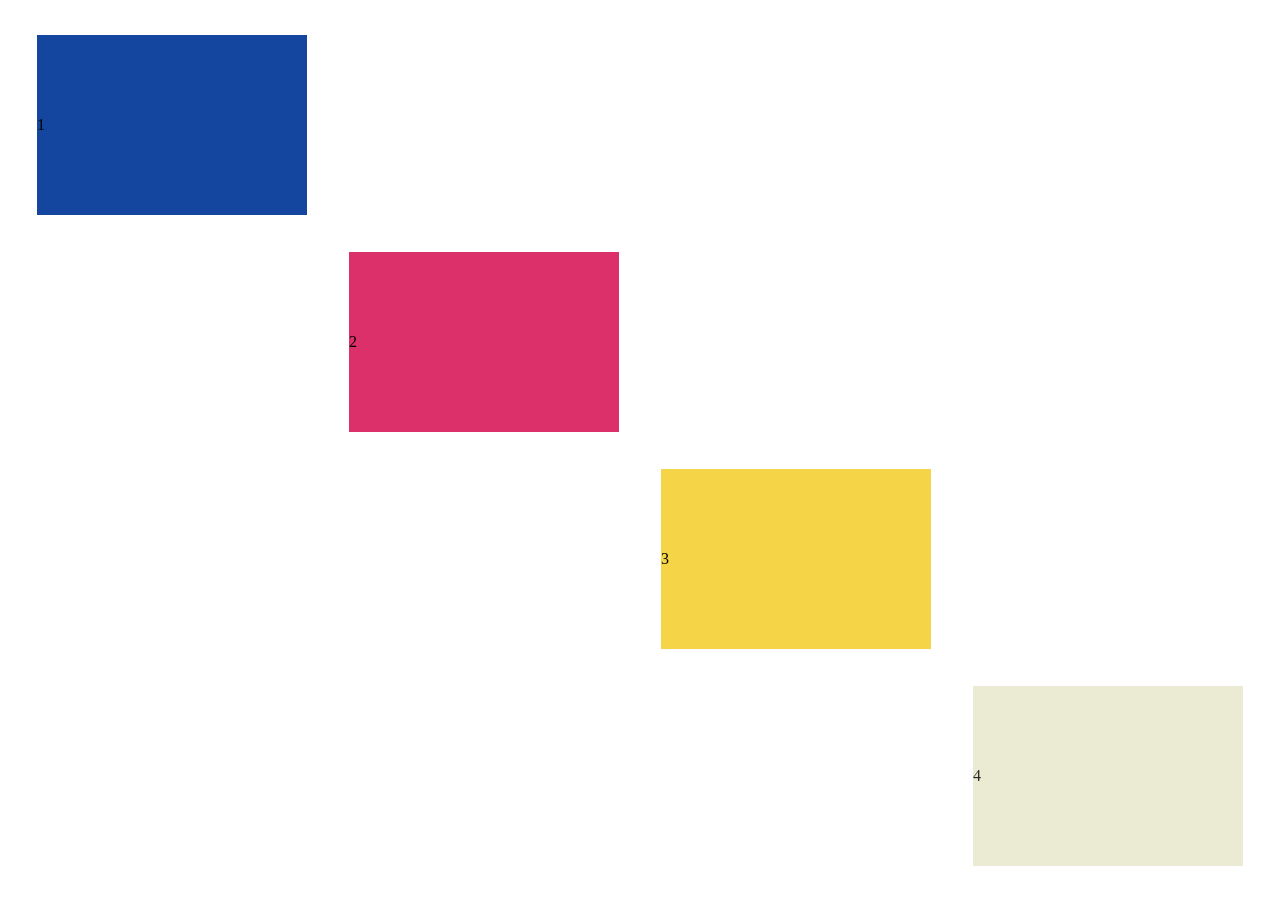
<file: labo-04/trap/index.html>
<!doctype html>
<html lang="nl">
<head>
  <meta charset="utf-8">
  <meta name="viewport" content="width=device-width, initial-scale=1">
  <title>Labo 4 - Trap</title>
  <link rel="stylesheet" href="css/reset.css">
  <link rel="stylesheet" href="css/stijl.css">
</head>
<body>
  <!-- Do not change this file. Write your CSS in css/stijl.css. -->
  <main class="trap">
    <div class="trede">1</div>
    <div class="trede">2</div>
    <div class="trede">3</div>
    <div class="trede">4</div>
  </main>
</body>
</html>
</file>
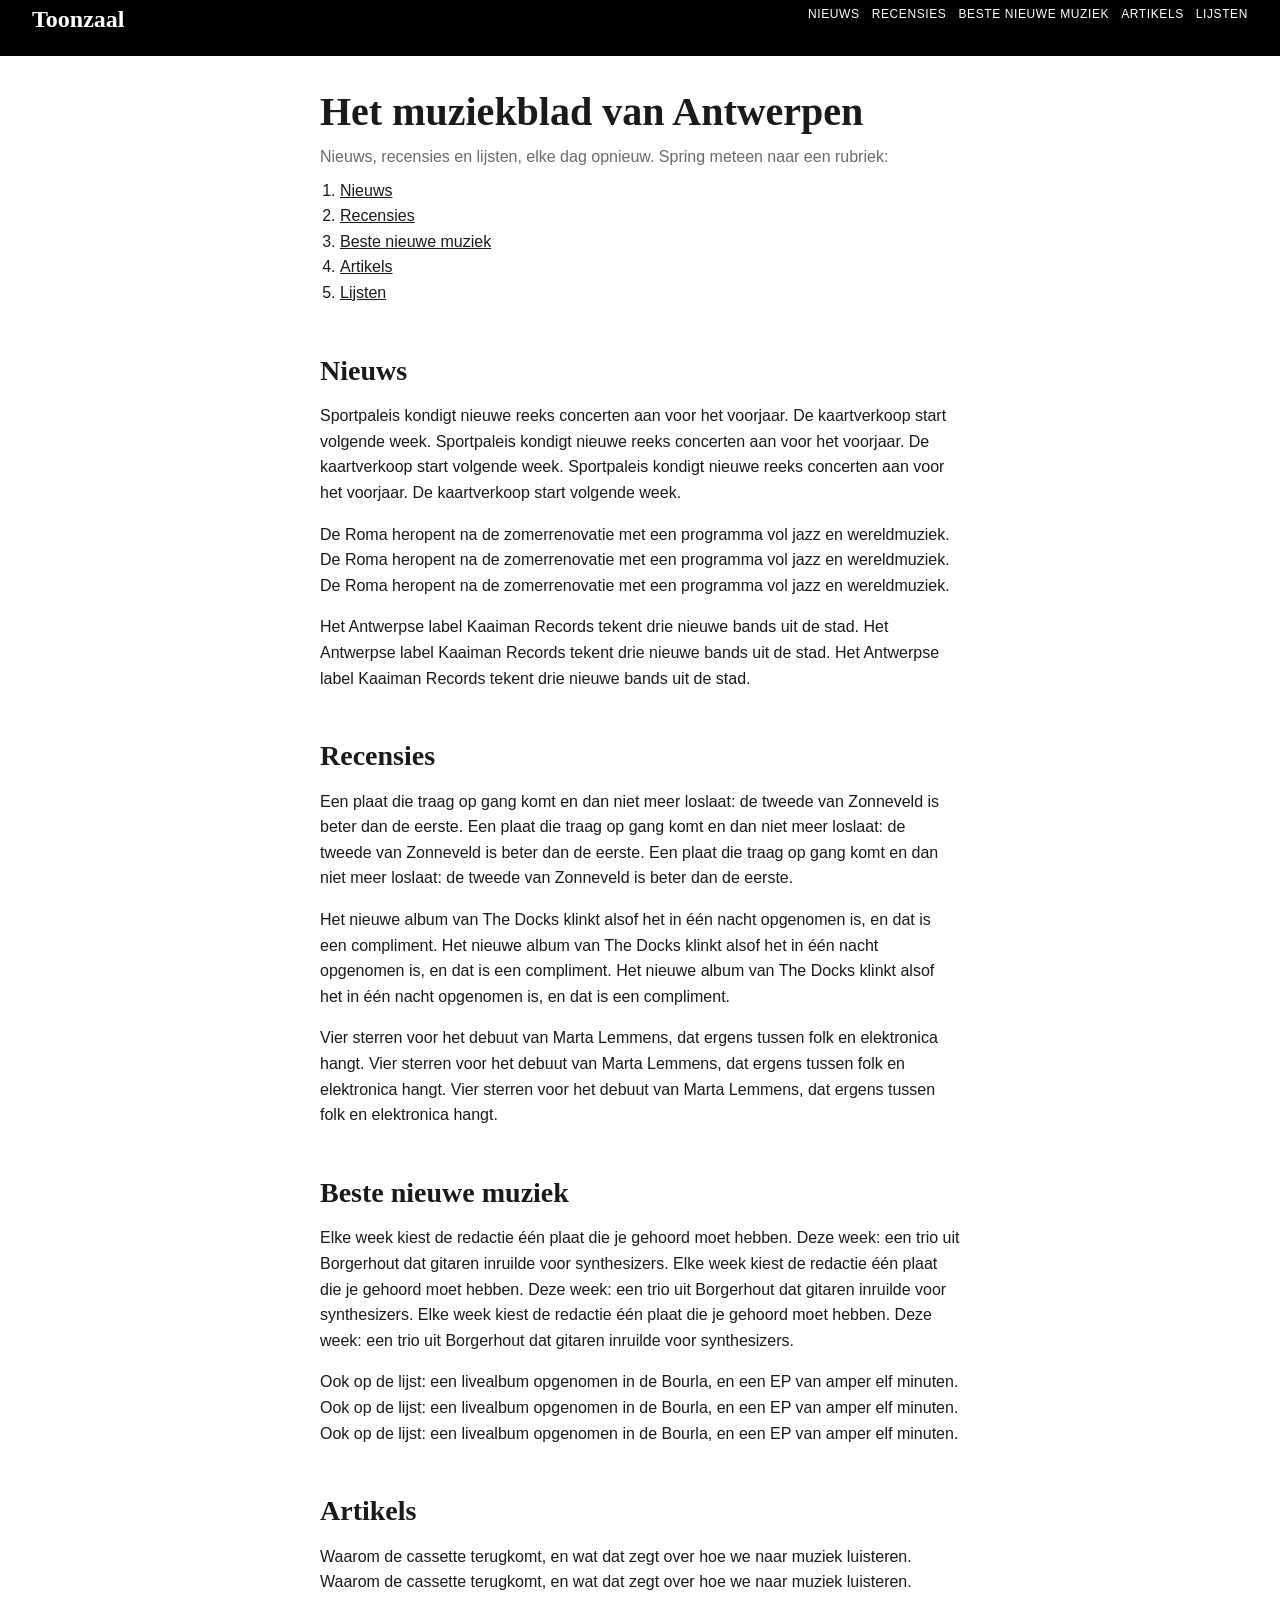
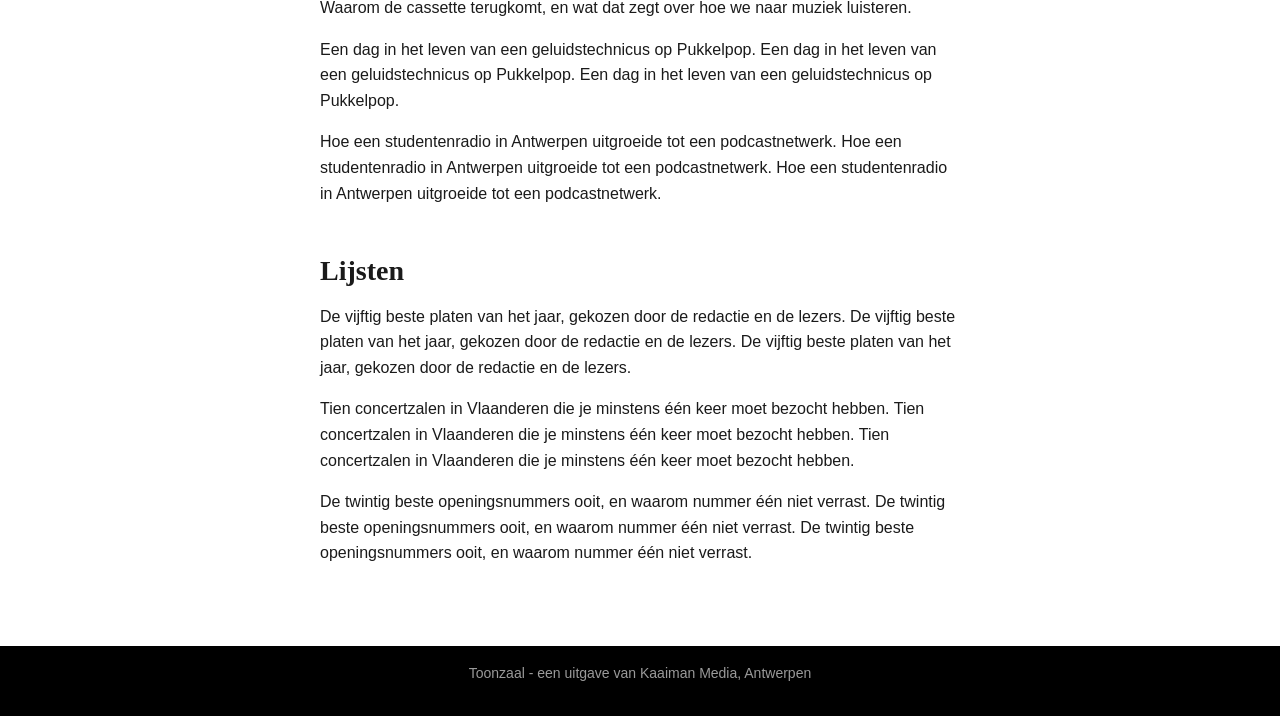
<file: labo-05/balk/index.html>
<!doctype html>
<html lang="nl">
<head>
  <meta charset="utf-8">
  <meta name="viewport" content="width=device-width, initial-scale=1">
  <title>Labo 5 - Toonzaal</title>
  <link rel="stylesheet" href="css/reset.css">
  <link rel="stylesheet" href="css/stijl.css">
</head>
<body>
  <!-- Do not change this file. Write your CSS in css/stijl.css.
       Not visible in the screenshot: on :hover and :focus a link in the bar turns white. -->
  <header>
    <a class="logo" href="index.html">Toonzaal</a>
    <nav>
      <ul>
        <li><a href="#nieuws" class="actief">Nieuws</a></li>
        <li><a href="#recensies">Recensies</a></li>
        <li><a href="#beste">Beste nieuwe muziek</a></li>
        <li><a href="#artikels">Artikels</a></li>
        <li><a href="#lijsten">Lijsten</a></li>
      </ul>
    </nav>
  </header>
  <main>
    <h1>Het muziekblad van Antwerpen</h1>
    <p class="intro">Nieuws, recensies en lijsten, elke dag opnieuw. Spring meteen naar een rubriek:</p>
    <ol class="inhoud">
        <li><a href="#nieuws">Nieuws</a></li>
        <li><a href="#recensies">Recensies</a></li>
        <li><a href="#beste">Beste nieuwe muziek</a></li>
        <li><a href="#artikels">Artikels</a></li>
        <li><a href="#lijsten">Lijsten</a></li>
    </ol>
    <section id="nieuws">
      <h2>Nieuws</h2>
      <p>Sportpaleis kondigt nieuwe reeks concerten aan voor het voorjaar. De kaartverkoop start volgende week. Sportpaleis kondigt nieuwe reeks concerten aan voor het voorjaar. De kaartverkoop start volgende week. Sportpaleis kondigt nieuwe reeks concerten aan voor het voorjaar. De kaartverkoop start volgende week.</p>
      <p>De Roma heropent na de zomerrenovatie met een programma vol jazz en wereldmuziek. De Roma heropent na de zomerrenovatie met een programma vol jazz en wereldmuziek. De Roma heropent na de zomerrenovatie met een programma vol jazz en wereldmuziek.</p>
      <p>Het Antwerpse label Kaaiman Records tekent drie nieuwe bands uit de stad. Het Antwerpse label Kaaiman Records tekent drie nieuwe bands uit de stad. Het Antwerpse label Kaaiman Records tekent drie nieuwe bands uit de stad.</p>
    </section>
    <section id="recensies">
      <h2>Recensies</h2>
      <p>Een plaat die traag op gang komt en dan niet meer loslaat: de tweede van Zonneveld is beter dan de eerste. Een plaat die traag op gang komt en dan niet meer loslaat: de tweede van Zonneveld is beter dan de eerste. Een plaat die traag op gang komt en dan niet meer loslaat: de tweede van Zonneveld is beter dan de eerste.</p>
      <p>Het nieuwe album van The Docks klinkt alsof het in één nacht opgenomen is, en dat is een compliment. Het nieuwe album van The Docks klinkt alsof het in één nacht opgenomen is, en dat is een compliment. Het nieuwe album van The Docks klinkt alsof het in één nacht opgenomen is, en dat is een compliment.</p>
      <p>Vier sterren voor het debuut van Marta Lemmens, dat ergens tussen folk en elektronica hangt. Vier sterren voor het debuut van Marta Lemmens, dat ergens tussen folk en elektronica hangt. Vier sterren voor het debuut van Marta Lemmens, dat ergens tussen folk en elektronica hangt.</p>
    </section>
    <section id="beste">
      <h2>Beste nieuwe muziek</h2>
      <p>Elke week kiest de redactie één plaat die je gehoord moet hebben. Deze week: een trio uit Borgerhout dat gitaren inruilde voor synthesizers. Elke week kiest de redactie één plaat die je gehoord moet hebben. Deze week: een trio uit Borgerhout dat gitaren inruilde voor synthesizers. Elke week kiest de redactie één plaat die je gehoord moet hebben. Deze week: een trio uit Borgerhout dat gitaren inruilde voor synthesizers.</p>
      <p>Ook op de lijst: een livealbum opgenomen in de Bourla, en een EP van amper elf minuten. Ook op de lijst: een livealbum opgenomen in de Bourla, en een EP van amper elf minuten. Ook op de lijst: een livealbum opgenomen in de Bourla, en een EP van amper elf minuten.</p>
    </section>
    <section id="artikels">
      <h2>Artikels</h2>
      <p>Waarom de cassette terugkomt, en wat dat zegt over hoe we naar muziek luisteren. Waarom de cassette terugkomt, en wat dat zegt over hoe we naar muziek luisteren. Waarom de cassette terugkomt, en wat dat zegt over hoe we naar muziek luisteren.</p>
      <p>Een dag in het leven van een geluidstechnicus op Pukkelpop. Een dag in het leven van een geluidstechnicus op Pukkelpop. Een dag in het leven van een geluidstechnicus op Pukkelpop.</p>
      <p>Hoe een studentenradio in Antwerpen uitgroeide tot een podcastnetwerk. Hoe een studentenradio in Antwerpen uitgroeide tot een podcastnetwerk. Hoe een studentenradio in Antwerpen uitgroeide tot een podcastnetwerk.</p>
    </section>
    <section id="lijsten">
      <h2>Lijsten</h2>
      <p>De vijftig beste platen van het jaar, gekozen door de redactie en de lezers. De vijftig beste platen van het jaar, gekozen door de redactie en de lezers. De vijftig beste platen van het jaar, gekozen door de redactie en de lezers.</p>
      <p>Tien concertzalen in Vlaanderen die je minstens één keer moet bezocht hebben. Tien concertzalen in Vlaanderen die je minstens één keer moet bezocht hebben. Tien concertzalen in Vlaanderen die je minstens één keer moet bezocht hebben.</p>
      <p>De twintig beste openingsnummers ooit, en waarom nummer één niet verrast. De twintig beste openingsnummers ooit, en waarom nummer één niet verrast. De twintig beste openingsnummers ooit, en waarom nummer één niet verrast.</p>
    </section>
  </main>
  <footer>
    <p>Toonzaal - een uitgave van Kaaiman Media, Antwerpen</p>
  </footer>
</body>
</html>
</file>
<file: labo-02/cascade/css/stijl.css>
/* stijl.css - oefening 3: voorspel, dan kijk. Wijzig dit bestand niet. */

/* Opmaak van de pagina zelf; doet niet mee in de vragen. */
body {
  font-family: Verdana, sans-serif;
  line-height: 1.6;
}

.vraag {
  border: 1px solid #8a8a89;
  padding: 0 1rem;
  margin-bottom: 1rem;
}

/* ---- vraag 1 ---- */
a {
  color: green;
}

/* ---- vraag 2 ---- */
.v2-tekst {
  color: red; 
}

.v2-tekst {
  color: blue;
}

/* ---- vraag 3 ---- */
.opvallend {
  color: red;
}

em {
  color: blue;
}

/* ---- vraag 4 ---- */
.v4 > a {
  color: green;
}

.v4 a {
  color: red;
}

/* ---- vraag 5 ---- */
.een.twee.drie {
  color: red;
}

#v5-tekst {
  color: blue;
}

/* ---- vraag 6 ---- */
.v6 {
  color: red;
}

.v6-tekst {
  color: blue;
}

/* ---- vraag 7 ---- */
.v7 {
  color: red;
}

/* ---- vraag 8 ---- */
.v8-tekst {
  color: red;
}

/* ---- vraag 9 ---- */
h3 {
  color: red !important;
}

.v9-tekst {
  color: blue;
}

/* ---- vraag 10 ---- */
.v10-tekst {
  color: green;
  font-size: 1.5rem
  
}
</file>
<file: labo-02/nabouw/css/stijl.css>
:root{
    color-paper: #fbf7f0;
    color-inkt: #2b2b2b;
    color-gedempt: #6b6b6b;
    color-accent: #b5451b;
    color-accent: #f1e9dc;
    font-body:Georgia; 
    font-heading: Verdana;
}
</file>
<file: labo-02/selectors/css/stijl.css>
/* stijl.css - oefening 2: selectors schrijven en lezen */

/* Schrijf onder elke opdracht de regel met de selector die precies die
   elementen raakt. Gebruik de declaratie die erbij staat, zodat je in de
   browser meteen ziet wat je raakte. Voeg niets toe aan index.html. */

body {
  font-family: Verdana, sans-serif;
  line-height: 1.6;
}

/* 1. alle links in de navigatie -> color: crimson; */
nav a {
    color: crimson;
}



/* 2. alleen de paragrafen in de footer -> font-size: 0.875rem; */
footer p { 
    font-size: 0.875rem;
}


/* 3. alleen de lijstitems van het BUITENSTE niveau in de lijst met de class
      rassen (dus niet de items van de binnenlijsten) -> outline: 2px solid crimson;
      (outline tekent een kader rond precies het element dat je raakte; de
      property zelf komt in hoofdstuk 3) */
.rassen > li { 
      outline: 2px solid crimson;
} 


/* 4. de paragraaf die onmiddellijk na elke h2 komt -> font-style: italic; */
h2 + p { 
 font-style: italic; 
}
  

/* 5. elk oneven item in de lijst met openingsuren -> background-color: #f1e9dc; */
.uren li:nth-child(odd) {
      background-color: #f1e9dc;
}


/* 6. het laatste item in de lijst met openingsuren -> color: crimson; */
.uren li:last-child {
      color: crimson;
}

/* 7. de slogan en de intro tegelijk, in één regel -> color: darkslateblue; */
.slogan, .intro  {
      color: darkslateblue;
} 

/* 8. elke link in main wanneer de muis erover gaat OF wanneer ze focus heeft
      -> background-color: yellow; */
main a:hover, main a:focus {
      background-color: yellow;
}  


/* ---- Lezen: welke elementen raken deze vijf selectors? Schrijf het antwoord
   in één zin per selector in README.md. Verander hier niets. ---- */

/* a. header nav ul li a */
/* b. article > p */
/* c. .uren li:nth-child(3) */
/* d. h2 ~ p */
/* e. .rassen li:first-child */
</file>
<file: labo-03/donut/css/stijl.css>
/* stijl.css - labo 3, donut (reset.css is linked before this file) */

/* === tokens === */
:root {
--color-paper: #ec4b03;
--color-cirkel: #f9b700;
--color-inkt: #b99ec1;
--color-basic: black; 
--font-heading: Georgia, "Times New Roman", serif;
--line: 0.75rem solid var(--color-basic);
}

main {
    background-color: var(--color-paper);
    border : var(--line);
    margin: 5vh auto;
    width: 90vh;
    height: 90vh;
} 
h1 {
    text-align: center;
    background-color: var(--color-cirkel);
    font-family: var(--font-heading);
    margin: -7% 0 0 -7%;
    color: var(--color-basic);
    width: 90%;
    height: 90%;
    border: var(--line);
    padding-top: 40%;
    font-weight: 900;
    font-size: 4rem;
     
}
div {
    background-color: var(--color-inkt);
    border: var(--line);
    border-radius: 50%;
    width:70%;
    height: 70%;
    margin:15%;
    overflow: hidden;
}
/* === your rules === */
</file>
<file: labo-03/kleuren/css/stijl.css>
/* stijl.css - labo 3, kleuren (reset.css is linked before this file) */

/* === tokens === */
:root {
    --color-tomato: #FF6347;
    --color-orangered: #FF4500;
    --color-coral: #FF7F50;
    --color-lightsalmon: #FFA07A;
    --color-darkorange: #FF8C00;
    



}
body{
    text-align: center;
    font-family: Arial, Helvetica, sans-serif;
    letter-spacing: 0.25rem;
    color:white;
   


}

ul {
    list-style: none;
    margin: 0;
    padding: 0;
}

li {
    height: 50vh;
    padding-top: 8rem;
}

h2 {
    letter-spacing: 0.5rem;
    margin-bottom: 1rem;
}

span {
    margin:0 0.5rem;
}

.tomato {
    background-color: tomato;
}

.orangered {
    background-color: orangered;
}

.coral {
    background-color: coral;
}

.lightsalmon {
    background-color: lightsalmon;
}

.darkorange {
    background-color: darkorange;
}








}


/* === your rules === */
</file>
<file: labo-03/landing/css/stijl.css>
/* stijl.css - labo 3, landing (reset.css is linked before this file) */

/* === tokens === */
:root {
--color-banner: #c8b8ff;
--color-link:#5551ff;
--color-hero:#779cee;
--color-tekst: black;
--color-hover: #333333;
--font-heading: Arial;
--space: 2rem; 

}
.banner {
    background-color: var(--color-banner);
    text-align: center;
    padding: 15px;
    margin: 1rem;
    font-size: 0.875rem;
}
header {
   text-align: right;
   padding: 1.5rem var(--space);
}
nav ul {
    padding-left: 0;
    margin:0;
    list-style: none;
}
nav li {
    display: inline-block;
    margin-left: var(--space);

}
.bovenkop {
    font-size: 1.25rem;
    margin-bottom: 1rem;
    background-color: var(--color-hero);
    padding-left: 3rem;
}
h1 {
    width: 20rem;
    line-height: 1.15;
    padding-left: 3rem;
   
}
body {
    font-family: var(--font-heading);
    color: var(--color-tekst);
}
article{
    padding: var(--space) 4rem var(--space) 0;
}
article p {
    width: 24rem;
    line-height: 1.6;
    padding-left: 3rem;
    margin-bottom: 2rem;
    margin-top: 2rem;
}
.knop {
    margin: 3rem 2rem 2rem 0;
    margin-top: 2rem;
    margin-left: 3rem;
    border-radius: 0.5rem;
    padding:0.75rem 1.5rem;
    background-color: var(--color-tekst);
    color: white;
    text-decoration: none;
}
.knop:hover,
.knop:focus {
    background-color: var(--color-hover);
}
img {
    width: 70%;
}
.afbeelding {
    padding: var(--space);
}
article,
.afbeelding {
    display: inline-block;
    vertical-align:top;
    width: 50%;
}
main {
    background-color: var(--color-hero);
    
}
/* === your rules === */
</file>
<file: labo-03/slogan/css/stijl.css>
/* stijl.css - labo 3, slogan (reset.css is linked before this file) */

/* === tokens === */
:root {


}

body {
    text-align: center;
    font-family: Arial;
    margin: 0 auto;
    width: 40rem;
}

h2 {
    margin-top: 12rem;
    font-size: 4rem;
    margin-bottom: 2rem;
}

span {
    border-bottom: 1rem solid gold;
    border-radius: 50%;

}
p {
    margin: 1.7rem;
    font-size: 1.1rem;
    line-height: 1.5;
}

a {
    color: white;
    background-color: black;
    text-decoration: none;
    border-radius: 3rem;
    padding: 0.5rem;
    display: inline-block;
}

a:hover {
    background-color: gold;
}

a:focus {
    background-color: aqua;
}





/* === your rules === */
</file>
<file: labo-03/tabblad/css/stijl.css>
/* stijl.css - labo 3, tabblad (reset.css is linked before this file) */

/* === tokens === */
:root {
--color-paper: #ff816f;
  --color-tab: #ffd500;
  --color-card: #ffffff;
  --color-ink: #000000;
  --font-body: Arial, Helvetica, sans-serif;
  --line: 0.25rem solid var(--color-ink);

  
}
body {
    padding: 5rem;
    background-color: var(--color-paper);
}
h1 {
   width: 15rem;             
  background-color: var(--color-tab);
  border: var(--line);
  border-bottom: 0;        
  padding: 1rem 2rem;
  font-size: 1.25rem;
  font-weight: normal;
  box-shadow: -0.5rem 0.5rem var(--color-ink)
}

h2 {
    width: 35rem;
  background-color: var(--color-card);
  border: var(--line);
  padding: 3rem 2rem;
  font-size: 3rem;
  font-weight: 900;
  line-height: 1.1;
  box-shadow: 0.5rem 0.5rem var(--color-ink), -0.5rem 0.5rem var(--color-ink);

}


/* === your rules === */
</file>
<file: labo-04/dierenasiel/css/stijl.css>
/* stijl.css - labo 4, dierenasiel (reset.css is linked before this file) */

/* === tokens === */
:root {

}

/* === your rules === */
</file>
<file: labo-04/kolommen/css/stijl.css>
/* stijl.css - labo 4, kolommen (reset.css is linked before this file) */

/* === tokens === */
:root {

}
main {
    display: flex;
    height: 100vh;
    padding: 10vh 4vw;
    gap: 4vw;
}
div {
    display: flex;
    justify-content: center;
    align-items: center;
    color: white;
    font-size: 2rem;
    font-family: Arial, Helvetica, sans-serif;
}
div:nth-child(1) {
    flex:1;
    background-color: darkturquoise;
}
div:nth-child(2) {
    flex: 2;
    background-color: darkviolet;
}
div:nth-child(3) {
    flex: 1;
    background-color: deepskyblue;
}




/* === your rules === */
</file>
<file: labo-04/mondriaan/css/stijl.css>
/* stijl.css - labo 4, mondriaan (reset.css is linked before this file) */

/* === tokens === */
:root {
 --schilderij-color: #2554ab;
 --color-vlakken: #a090af;
 --color-vlak: #a16122;
 --color-vl:#e7c948;
 --color-vla:#13234e;
 --color-v:#ae9310;

}
main {
    background-color:#2554ab;
    height: 70vh;
    width: 70vh;
    margin: 15vh auto;
    display: grid;
    padding: 2vh;
    gap: 2vh;
    grid-template-columns: 1fr 1fr 1fr 1fr;
}
.lila {
background-color: var(--color-vlakken);
grid-column: 1/4;
}
.bruin {
    background-color: #a16122;
}
.geel {
    background-color: #e7c948
    ;
}
.marine {
    background-color: var(--color-vla);
    grid-column: 4/4;
   
}
.olijf {
    background-color: #ae9310;
    grid-column: 1/4;
    margin-right: 1vh;
}
.rood {
    background-color: red;
   
}


/* === your rules === */
</file>
<file: labo-04/trap/css/stijl.css>
/* stijl.css - labo 4, trap (reset.css is linked before this file) */

/* === tokens === */
:root {
    --color-trede1:#1446a0;
    --color-trede2: #db3069;
    --color-trede3: #f5d547;
    --color-trede4:#ebebd3;

}


main {
    display: grid;
    grid-template-columns: 1fr 1fr 1fr 1fr;
    height: 100vh;
    padding: 1rem;
    align-items: center;
    justify-items: center;
    grid-template-columns: repeat(4, 1fr);
  grid-template-rows: repeat(4, 1fr);

}  
div {
    margin:0 ;
    width: 30vh;
    height: 20vh;
    align-content: center;
    justify-content: center;
}
div:nth-child(1) {
    grid-column:1/2 ;
    grid-row:1/2 ;
    background-color: var(--color-trede1);
} 
div:nth-child(2) {
    grid-column:2/3;
    grid-row:2/3;
    background-color: var(--color-trede2);
}
div:nth-child(3) {
    grid-column:3/4 ;
    grid-row: 3/4;
    background-color: var(--color-trede3);
}
div:nth-child(4) {
    grid-column: 4/5;
    grid-row: 4/5;
    background-color: var(--color-trede4);
    color: #2b2b2b 

}


/* === your rules === */
</file>
<file: labo-05/balk/css/stijl.css>
/* stijl.css - labo 5, balk (reset.css is linked before this file) */

/* === tokens === */
:root {
---color-papier: #f8f7f5;
--color-inkt: #1a1a1a;
--color-gedempt: #6b6b6b;
--color-balk:#000000;
--color-links: #9a9a9a; 
--color-actieve-link: #ffffff;
--color-footer: #9a9a9a;
}
html {
    scroll-padding-top: 3.5rem;
}
header {
    display: flex;
    background-color: var(--color-balk);
    height: 3.5rem;
    padding: 0 2rem;
    position: sticky;
    top: 0;
    text-align: center;
    gap: 1.5rem;
    margin: auto;
}
nav ul {
    color: var(--color-links);
    display: flex;
    gap: 0.75rem;
    list-style: none;
    padding-left: 0;
    margin: 0;
}
.logo {
    color: white;
    font-family: Georgia, 'Times New Roman', Times, serif;
    font-weight: bold;
    text-decoration: none;
    margin-right: auto;
    font-size: 1.5rem;
}
nav a {
    text-decoration: none;
    color: white;
    font-size: 0.75rem;
    letter-spacing: 0.05em;
    gap: 1.5rem;
    text-transform: uppercase;
}
main {
  max-width: 44rem;
  margin: 0 auto;
  padding: 2rem;
}
h1 {
    font-family: Georgia, 'Times New Roman', Times, serif;
    font-size: 2.5rem;
    line-height: 1.2;
    margin-bottom: 0.5rem;
}
h2 {
    font-family: Georgia, 'Times New Roman', Times, serif;
    font-size: 1.75rem;
    line-height: 1.2;
    margin-bottom: 1rem;
    color: var(--color-inkt);
}

nav a.actief,
nav a :hover,
nav a :focus
{
    color: var(--color-actieve-link);
}
.intro {
    margin-bottom: 0.5rem;
    color: var(--color-gedempt);
}
.inhoud {
  margin: 0 0 3rem 1.25rem;
  padding-left: 0;
}
.inhoud a {
    color: var(--color-inkt);
}
footer {
    color: #9a9a9a;
    background-color: #000000;
    font-size: 0.875rem;
    text-align: center;
    padding: 1rem;
}
section {
  margin-bottom: 3rem;
}
p {
  margin-bottom: 1rem;
}
body {
    background-color: var(--color-papier);
  color: var(--color-inkt);
  font-family: Verdana, Geneva, Tahoma, sans-serif;
  line-height: 1.6;
}
/* === your rules === */
</file>
